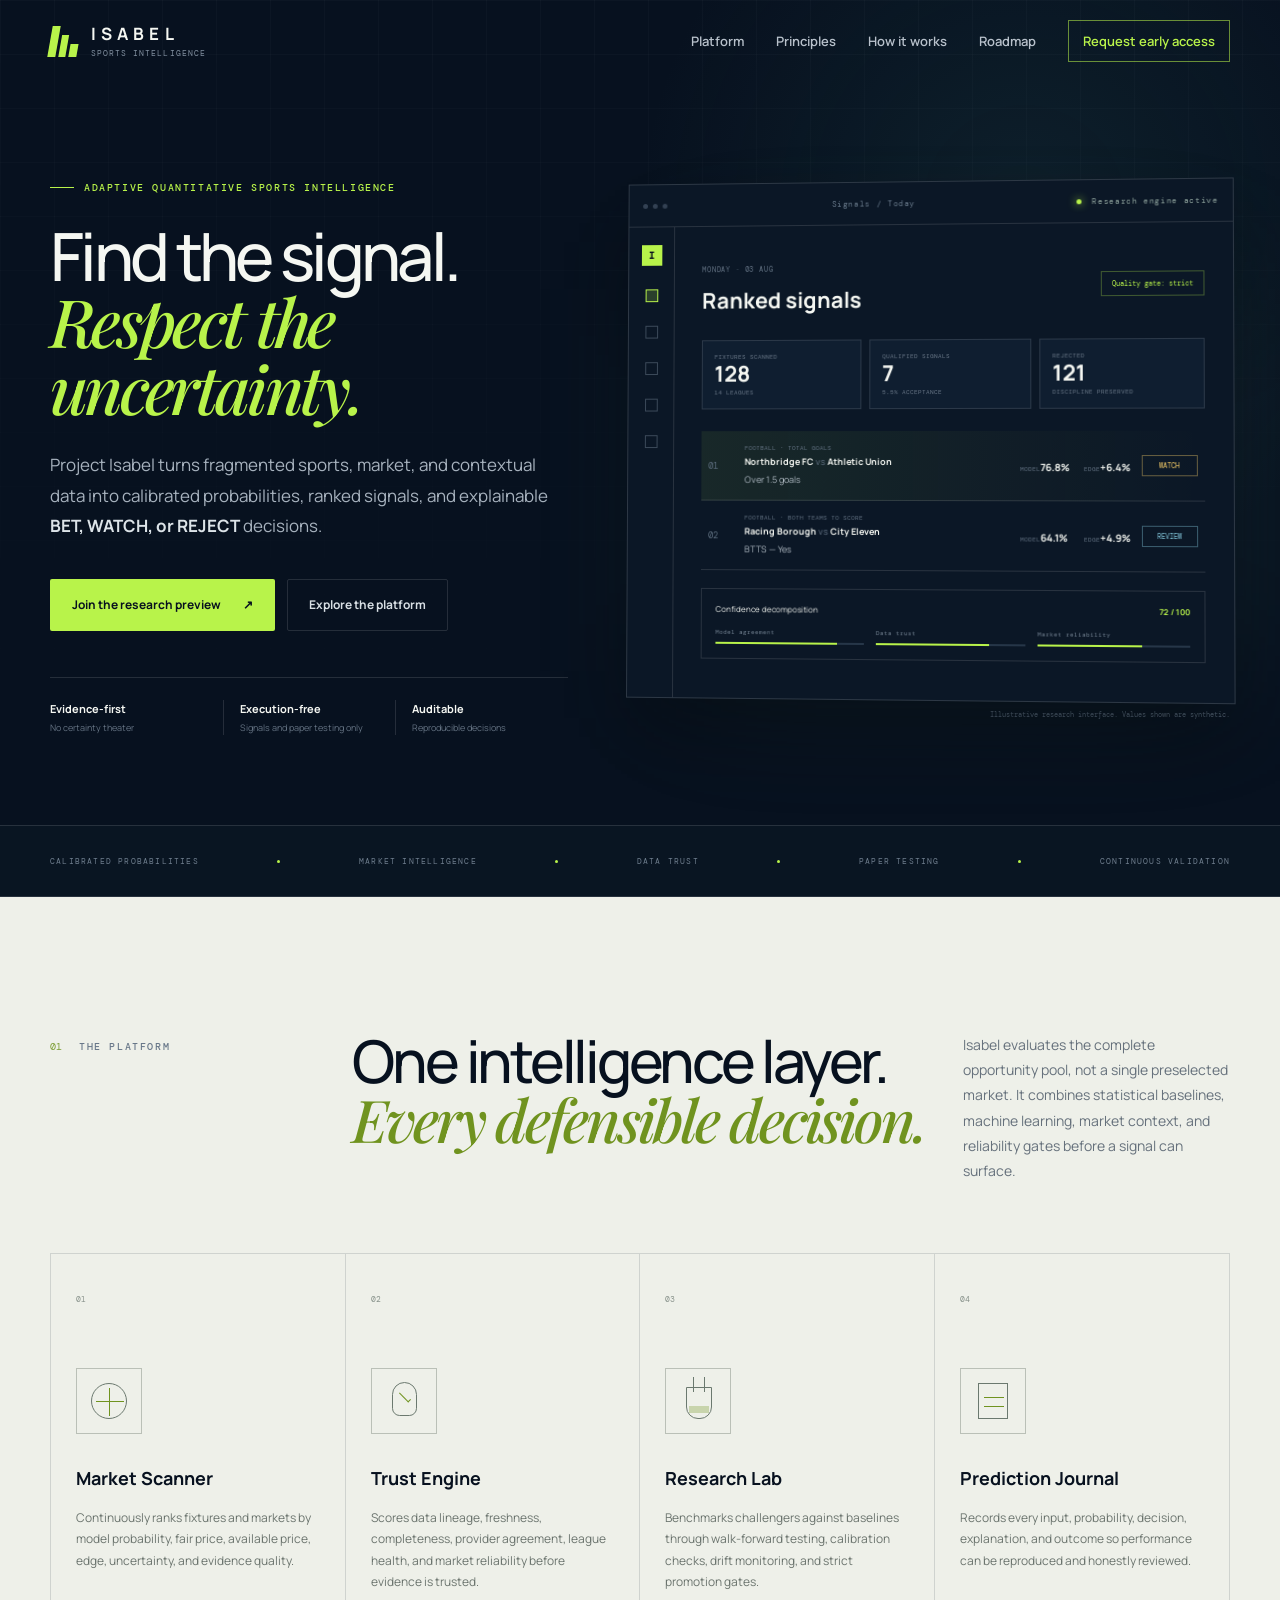
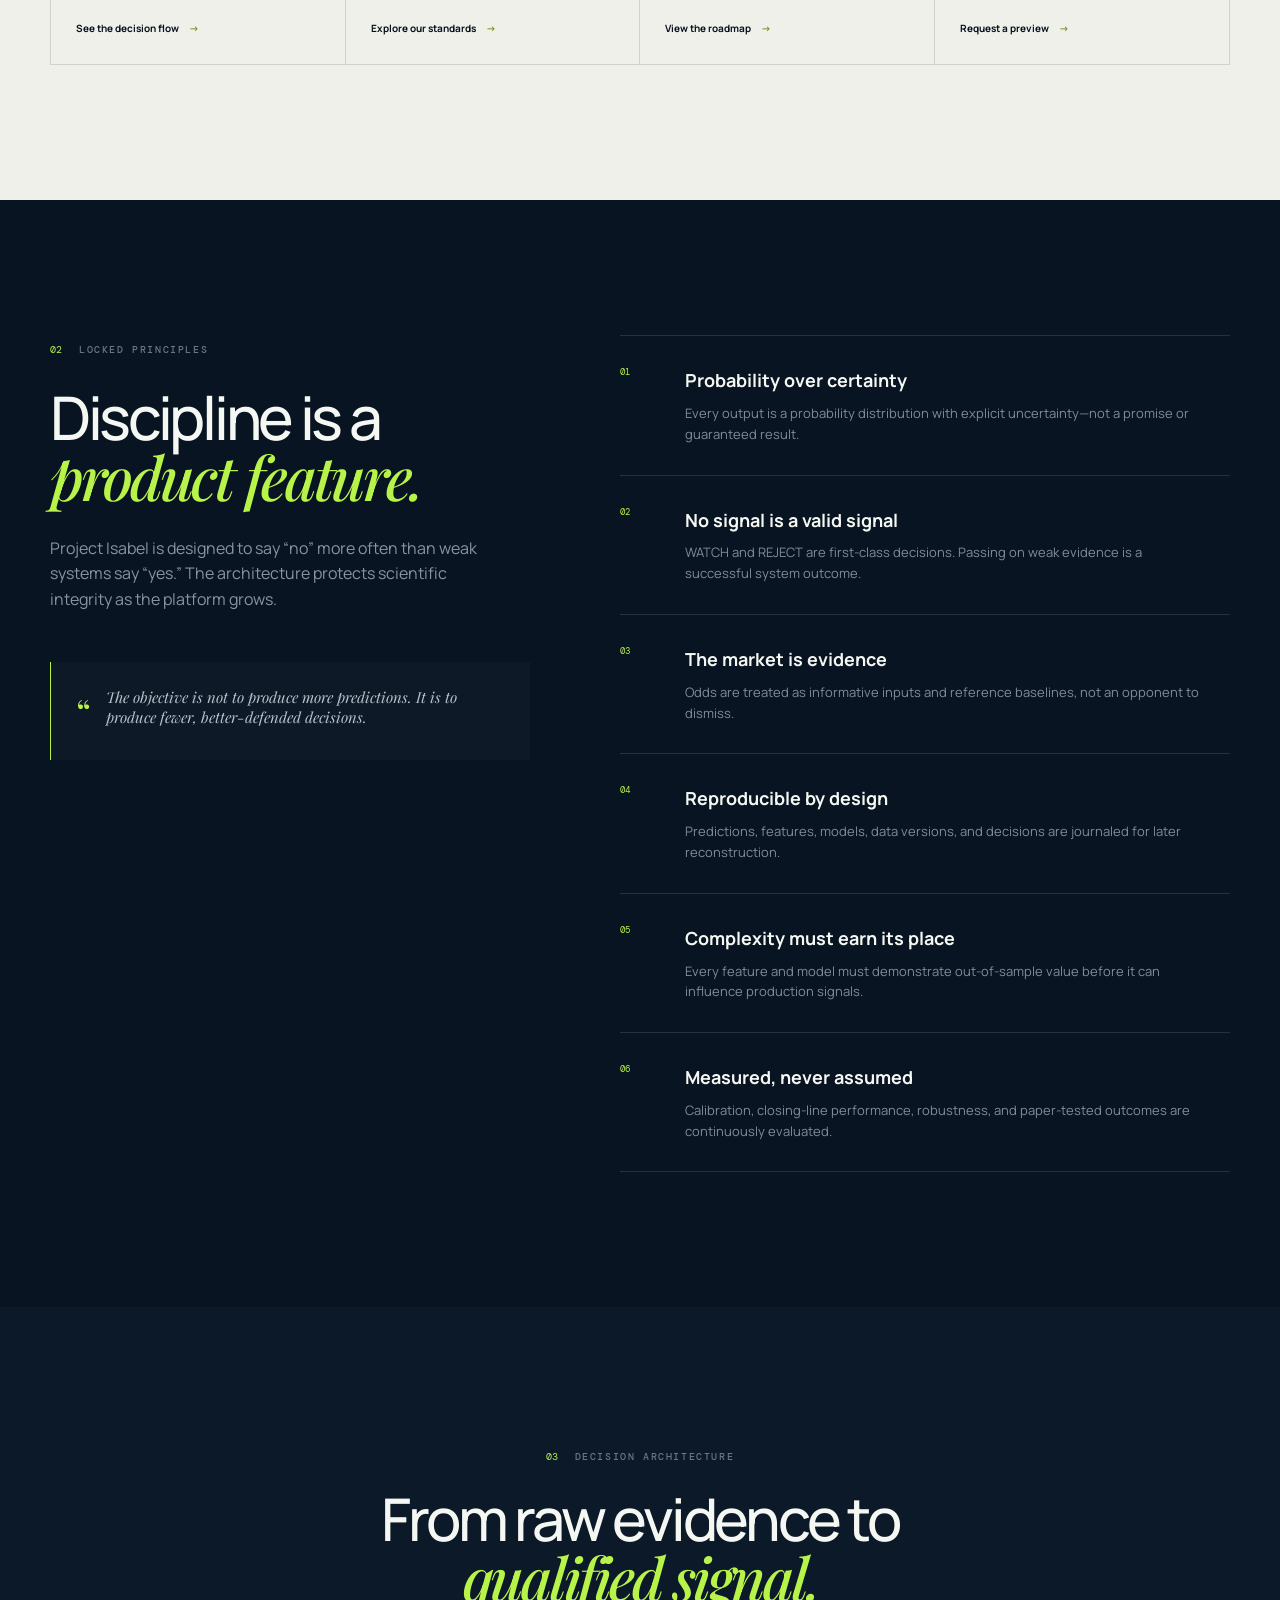
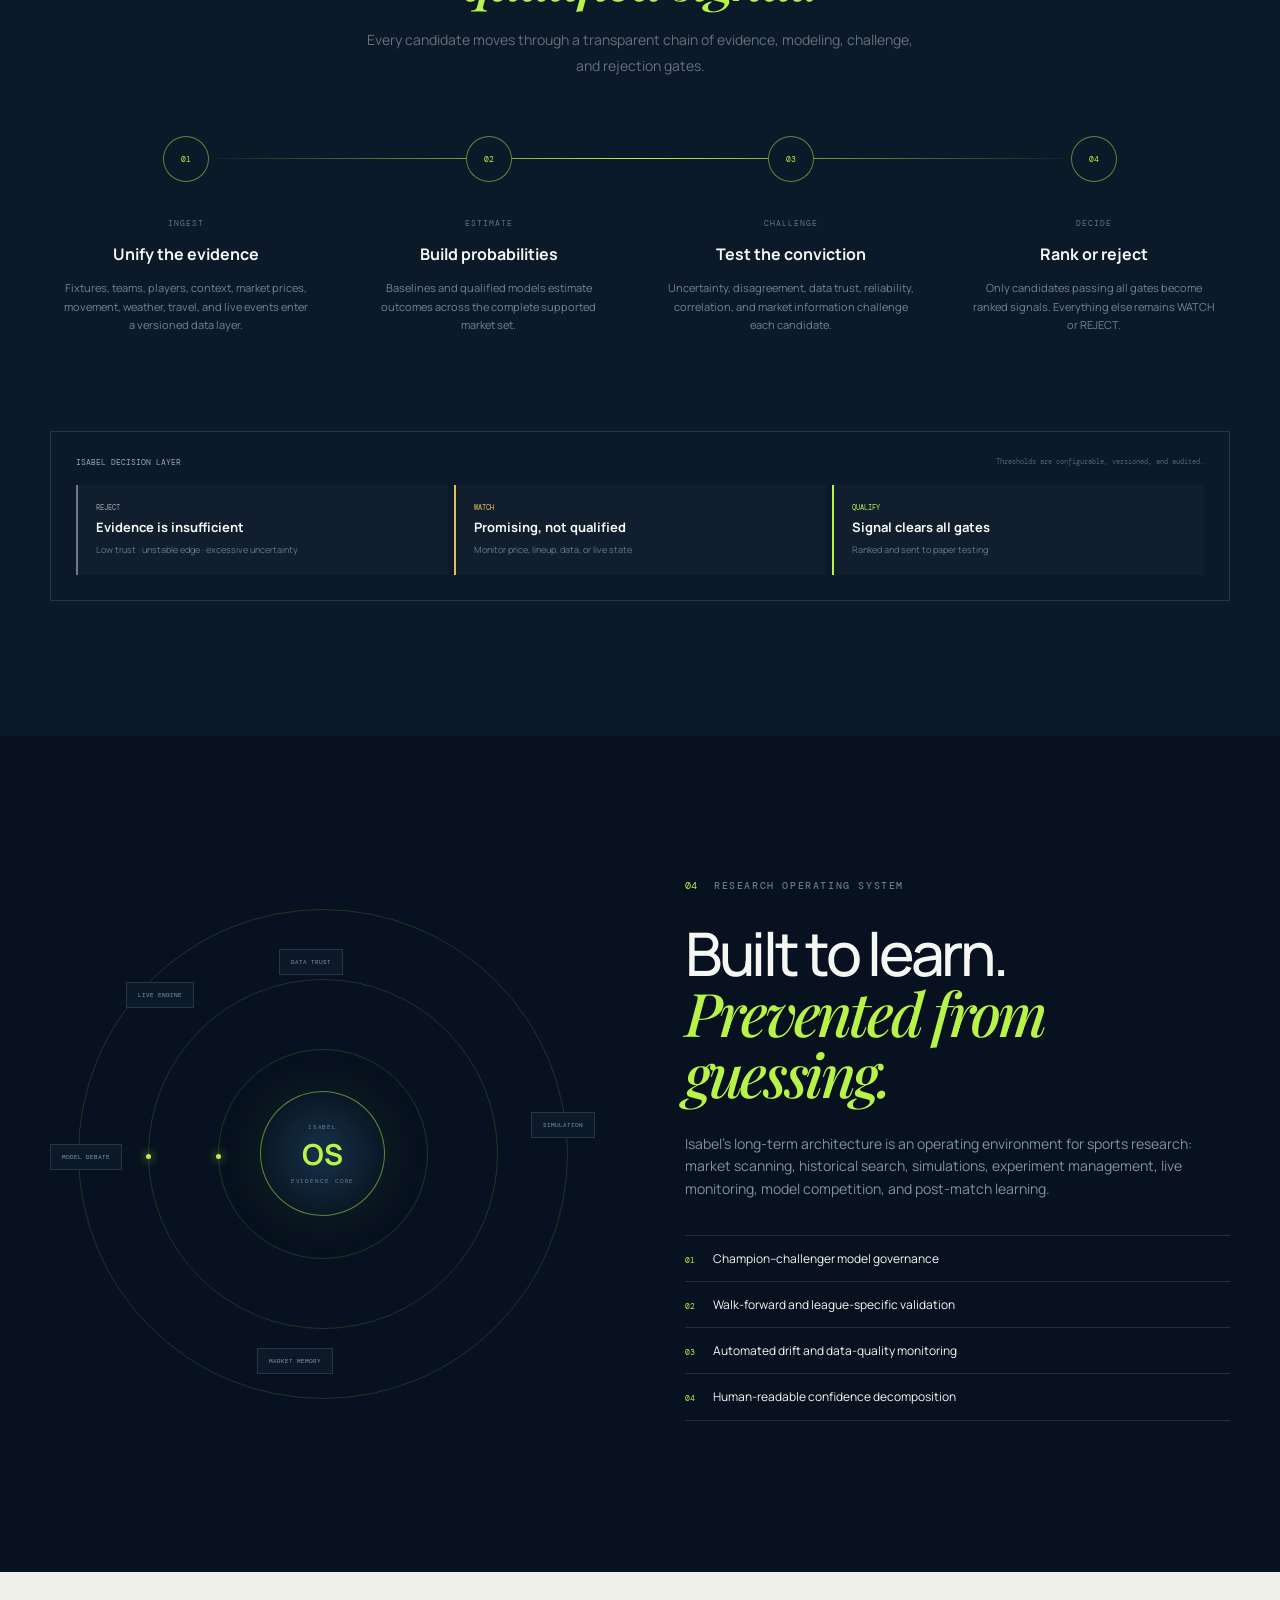
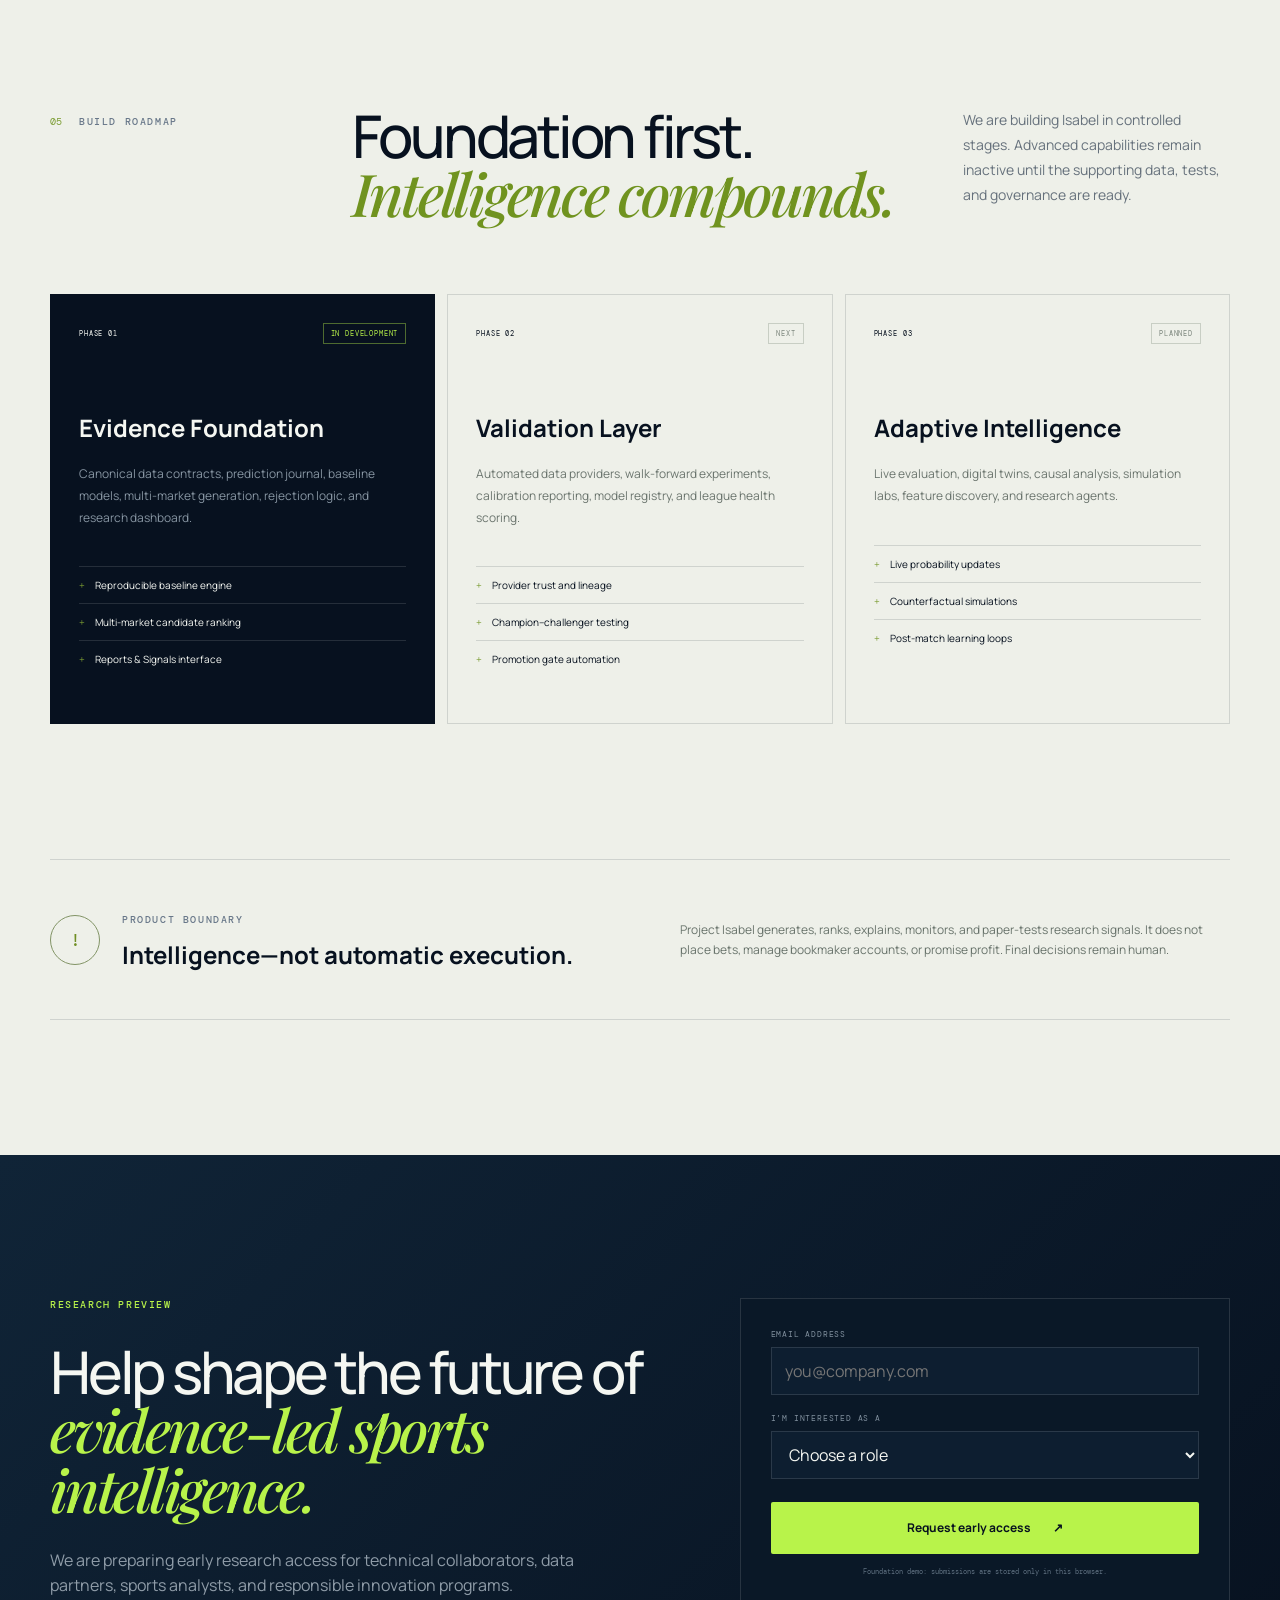
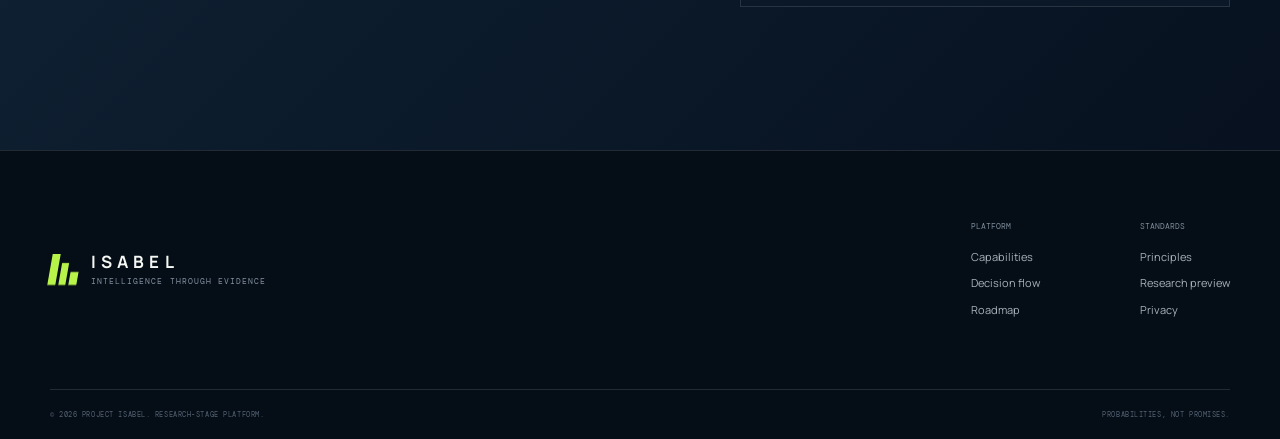
<file: index.html>
<!doctype html>
<html lang="en">
<head>
  <meta charset="utf-8">
  <meta name="viewport" content="width=device-width, initial-scale=1">
  <meta name="description" content="Project Isabel is an evidence-first sports intelligence platform for calibrated probabilities, market evaluation, uncertainty, and paper-tested signals.">
  <meta name="theme-color" content="#07111f">
  <meta property="og:title" content="Project Isabel — Intelligence Through Evidence">
  <meta property="og:description" content="Adaptive quantitative sports intelligence built for defensible probabilities, transparent uncertainty, and disciplined decisions.">
  <meta property="og:type" content="website">
  <title>Project Isabel — Intelligence Through Evidence</title>
  <link rel="icon" href="assets/favicon.svg" type="image/svg+xml">
  <link rel="stylesheet" href="styles.css">
  <script defer src="app.js"></script>
</head>
<body>
  <a class="skip-link" href="#main">Skip to content</a>
  <header class="site-header" data-header>
    <div class="shell nav-wrap">
      <a class="brand" href="#top" aria-label="Project Isabel home">
        <span class="brand-mark" aria-hidden="true"><i></i><i></i><i></i></span>
        <span><strong>ISABEL</strong><small>Sports Intelligence</small></span>
      </a>
      <button class="menu-toggle" type="button" aria-expanded="false" aria-controls="site-nav" data-menu-button>
        <span></span><span></span><span></span><span class="sr-only">Open menu</span>
      </button>
      <nav id="site-nav" class="site-nav" data-menu>
        <a href="#platform">Platform</a>
        <a href="#principles">Principles</a>
        <a href="#workflow">How it works</a>
        <a href="#roadmap">Roadmap</a>
        <a class="nav-cta" href="#contact">Request early access</a>
      </nav>
    </div>
  </header>

  <main id="main">
    <section class="hero" id="top">
      <div class="hero-grid-bg" aria-hidden="true"></div>
      <div class="shell hero-layout">
        <div class="hero-copy reveal">
          <div class="eyebrow"><span></span> Adaptive quantitative sports intelligence</div>
          <h1>Find the signal.<br><em>Respect the uncertainty.</em></h1>
          <p class="hero-lede">Project Isabel turns fragmented sports, market, and contextual data into calibrated probabilities, ranked signals, and explainable <strong>BET, WATCH, or REJECT</strong> decisions.</p>
          <div class="hero-actions">
            <a class="button button-primary" href="#contact">Join the research preview <span>↗</span></a>
            <a class="button button-ghost" href="#platform">Explore the platform</a>
          </div>
          <div class="hero-proof" aria-label="Platform commitments">
            <div><strong>Evidence-first</strong><span>No certainty theater</span></div>
            <div><strong>Execution-free</strong><span>Signals and paper testing only</span></div>
            <div><strong>Auditable</strong><span>Reproducible decisions</span></div>
          </div>
        </div>

        <div class="hero-product reveal" data-delay="1">
          <div class="product-glow" aria-hidden="true"></div>
          <div class="dashboard-frame">
            <div class="dashboard-topbar">
              <div class="window-dots"><i></i><i></i><i></i></div>
              <span>Signals / Today</span>
              <div class="system-live"><i></i> Research engine active</div>
            </div>
            <div class="dashboard-body">
              <aside class="dash-sidebar" aria-hidden="true">
                <div class="mini-logo">I</div>
                <i class="active"></i><i></i><i></i><i></i><i></i>
              </aside>
              <div class="dash-content">
                <div class="dash-heading">
                  <div><small>MONDAY · 03 AUG</small><h2>Ranked signals</h2></div>
                  <div class="quality-pill">Quality gate: strict</div>
                </div>
                <div class="metric-row">
                  <div><span>Fixtures scanned</span><strong>128</strong><small>14 leagues</small></div>
                  <div><span>Qualified signals</span><strong>7</strong><small>5.5% acceptance</small></div>
                  <div><span>Rejected</span><strong>121</strong><small>Discipline preserved</small></div>
                </div>
                <div class="signal-card featured">
                  <div class="signal-rank">01</div>
                  <div class="signal-main"><small>FOOTBALL · TOTAL GOALS</small><strong>Northbridge FC <b>vs</b> Athletic Union</strong><span>Over 1.5 goals</span></div>
                  <div class="signal-stat"><small>MODEL</small><strong>76.8%</strong></div>
                  <div class="signal-stat"><small>EDGE</small><strong>+6.4%</strong></div>
                  <div class="decision decision-watch">WATCH</div>
                </div>
                <div class="signal-card">
                  <div class="signal-rank">02</div>
                  <div class="signal-main"><small>FOOTBALL · BOTH TEAMS TO SCORE</small><strong>Racing Borough <b>vs</b> City Eleven</strong><span>BTTS — Yes</span></div>
                  <div class="signal-stat"><small>MODEL</small><strong>64.1%</strong></div>
                  <div class="signal-stat"><small>EDGE</small><strong>+4.9%</strong></div>
                  <div class="decision decision-review">REVIEW</div>
                </div>
                <div class="confidence-panel">
                  <div class="confidence-title"><span>Confidence decomposition</span><strong>72 / 100</strong></div>
                  <div class="bars"><label>Model agreement<i><b style="width:82%"></b></i></label><label>Data trust<i><b style="width:76%"></b></i></label><label>Market reliability<i><b style="width:69%"></b></i></label></div>
                </div>
              </div>
            </div>
          </div>
          <p class="mock-note">Illustrative research interface. Values shown are synthetic.</p>
        </div>
      </div>
    </section>

    <section class="trust-strip" aria-label="Core capabilities">
      <div class="shell trust-grid">
        <span>CALIBRATED PROBABILITIES</span><i></i><span>MARKET INTELLIGENCE</span><i></i><span>DATA TRUST</span><i></i><span>PAPER TESTING</span><i></i><span>CONTINUOUS VALIDATION</span>
      </div>
    </section>

    <section class="section platform" id="platform">
      <div class="shell">
        <div class="section-heading reveal">
          <div><span class="section-number">01</span><span class="eyebrow muted">The platform</span></div>
          <h2>One intelligence layer.<br><em>Every defensible decision.</em></h2>
          <p>Isabel evaluates the complete opportunity pool, not a single preselected market. It combines statistical baselines, machine learning, market context, and reliability gates before a signal can surface.</p>
        </div>
        <div class="capability-grid">
          <article class="capability-card reveal"><span class="card-index">01</span><div class="icon-box icon-scan" aria-hidden="true"><i></i><i></i><i></i></div><h3>Market Scanner</h3><p>Continuously ranks fixtures and markets by model probability, fair price, available price, edge, uncertainty, and evidence quality.</p><a href="#workflow">See the decision flow <span>→</span></a></article>
          <article class="capability-card reveal" data-delay="1"><span class="card-index">02</span><div class="icon-box icon-trust" aria-hidden="true"><i></i><i></i><i></i></div><h3>Trust Engine</h3><p>Scores data lineage, freshness, completeness, provider agreement, league health, and market reliability before evidence is trusted.</p><a href="#principles">Explore our standards <span>→</span></a></article>
          <article class="capability-card reveal" data-delay="2"><span class="card-index">03</span><div class="icon-box icon-lab" aria-hidden="true"><i></i><i></i><i></i></div><h3>Research Lab</h3><p>Benchmarks challengers against baselines through walk-forward testing, calibration checks, drift monitoring, and strict promotion gates.</p><a href="#roadmap">View the roadmap <span>→</span></a></article>
          <article class="capability-card reveal" data-delay="3"><span class="card-index">04</span><div class="icon-box icon-journal" aria-hidden="true"><i></i><i></i><i></i></div><h3>Prediction Journal</h3><p>Records every input, probability, decision, explanation, and outcome so performance can be reproduced and honestly reviewed.</p><a href="#contact">Request a preview <span>→</span></a></article>
        </div>
      </div>
    </section>

    <section class="section principles" id="principles">
      <div class="shell principles-layout">
        <div class="principles-sticky reveal">
          <span class="section-number">02</span><span class="eyebrow muted">Locked principles</span>
          <h2>Discipline is a<br><em>product feature.</em></h2>
          <p>Project Isabel is designed to say “no” more often than weak systems say “yes.” The architecture protects scientific integrity as the platform grows.</p>
          <div class="principle-quote"><span>“</span><p>The objective is not to produce more predictions. It is to produce fewer, better-defended decisions.</p></div>
        </div>
        <div class="principle-list">
          <article class="reveal"><span>01</span><div><h3>Probability over certainty</h3><p>Every output is a probability distribution with explicit uncertainty—not a promise or guaranteed result.</p></div></article>
          <article class="reveal"><span>02</span><div><h3>No signal is a valid signal</h3><p>WATCH and REJECT are first-class decisions. Passing on weak evidence is a successful system outcome.</p></div></article>
          <article class="reveal"><span>03</span><div><h3>The market is evidence</h3><p>Odds are treated as informative inputs and reference baselines, not an opponent to dismiss.</p></div></article>
          <article class="reveal"><span>04</span><div><h3>Reproducible by design</h3><p>Predictions, features, models, data versions, and decisions are journaled for later reconstruction.</p></div></article>
          <article class="reveal"><span>05</span><div><h3>Complexity must earn its place</h3><p>Every feature and model must demonstrate out-of-sample value before it can influence production signals.</p></div></article>
          <article class="reveal"><span>06</span><div><h3>Measured, never assumed</h3><p>Calibration, closing-line performance, robustness, and paper-tested outcomes are continuously evaluated.</p></div></article>
        </div>
      </div>
    </section>

    <section class="section workflow" id="workflow">
      <div class="shell">
        <div class="section-heading centered reveal"><div><span class="section-number">03</span><span class="eyebrow muted">Decision architecture</span></div><h2>From raw evidence to<br><em>qualified signal.</em></h2><p>Every candidate moves through a transparent chain of evidence, modeling, challenge, and rejection gates.</p></div>
        <div class="workflow-line" aria-hidden="true"></div>
        <div class="workflow-grid">
          <article class="reveal"><div class="step-dot">01</div><span>INGEST</span><h3>Unify the evidence</h3><p>Fixtures, teams, players, context, market prices, movement, weather, travel, and live events enter a versioned data layer.</p></article>
          <article class="reveal" data-delay="1"><div class="step-dot">02</div><span>ESTIMATE</span><h3>Build probabilities</h3><p>Baselines and qualified models estimate outcomes across the complete supported market set.</p></article>
          <article class="reveal" data-delay="2"><div class="step-dot">03</div><span>CHALLENGE</span><h3>Test the conviction</h3><p>Uncertainty, disagreement, data trust, reliability, correlation, and market information challenge each candidate.</p></article>
          <article class="reveal" data-delay="3"><div class="step-dot">04</div><span>DECIDE</span><h3>Rank or reject</h3><p>Only candidates passing all gates become ranked signals. Everything else remains WATCH or REJECT.</p></article>
        </div>
        <div class="decision-spectrum reveal">
          <div class="spectrum-label"><span>ISABEL DECISION LAYER</span><small>Thresholds are configurable, versioned, and audited.</small></div>
          <div class="spectrum-cards">
            <div class="spectrum-card reject"><span>REJECT</span><strong>Evidence is insufficient</strong><small>Low trust · unstable edge · excessive uncertainty</small></div>
            <div class="spectrum-card watch"><span>WATCH</span><strong>Promising, not qualified</strong><small>Monitor price, lineup, data, or live state</small></div>
            <div class="spectrum-card qualify"><span>QUALIFY</span><strong>Signal clears all gates</strong><small>Ranked and sent to paper testing</small></div>
          </div>
        </div>
      </div>
    </section>

    <section class="section research">
      <div class="shell research-layout">
        <div class="research-visual reveal">
          <div class="orbit orbit-one"></div><div class="orbit orbit-two"></div><div class="orbit orbit-three"></div>
          <div class="core"><span>ISABEL</span><strong>OS</strong><small>EVIDENCE CORE</small></div>
          <span class="node node-one">DATA TRUST</span><span class="node node-two">SIMULATION</span><span class="node node-three">MARKET MEMORY</span><span class="node node-four">MODEL DEBATE</span><span class="node node-five">LIVE ENGINE</span>
        </div>
        <div class="research-copy reveal" data-delay="1">
          <span class="section-number">04</span><span class="eyebrow muted">Research operating system</span>
          <h2>Built to learn.<br><em>Prevented from guessing.</em></h2>
          <p>Isabel’s long-term architecture is an operating environment for sports research: market scanning, historical search, simulations, experiment management, live monitoring, model competition, and post-match learning.</p>
          <ul><li><span>01</span>Champion–challenger model governance</li><li><span>02</span>Walk-forward and league-specific validation</li><li><span>03</span>Automated drift and data-quality monitoring</li><li><span>04</span>Human-readable confidence decomposition</li></ul>
        </div>
      </div>
    </section>

    <section class="section roadmap" id="roadmap">
      <div class="shell">
        <div class="section-heading reveal"><div><span class="section-number">05</span><span class="eyebrow muted">Build roadmap</span></div><h2>Foundation first.<br><em>Intelligence compounds.</em></h2><p>We are building Isabel in controlled stages. Advanced capabilities remain inactive until the supporting data, tests, and governance are ready.</p></div>
        <div class="roadmap-grid">
          <article class="active reveal"><div class="phase-top"><span>PHASE 01</span><b>IN DEVELOPMENT</b></div><h3>Evidence Foundation</h3><p>Canonical data contracts, prediction journal, baseline models, multi-market generation, rejection logic, and research dashboard.</p><ul><li>Reproducible baseline engine</li><li>Multi-market candidate ranking</li><li>Reports & Signals interface</li></ul></article>
          <article class="reveal" data-delay="1"><div class="phase-top"><span>PHASE 02</span><b>NEXT</b></div><h3>Validation Layer</h3><p>Automated data providers, walk-forward experiments, calibration reporting, model registry, and league health scoring.</p><ul><li>Provider trust and lineage</li><li>Champion–challenger testing</li><li>Promotion gate automation</li></ul></article>
          <article class="reveal" data-delay="2"><div class="phase-top"><span>PHASE 03</span><b>PLANNED</b></div><h3>Adaptive Intelligence</h3><p>Live evaluation, digital twins, causal analysis, simulation labs, feature discovery, and research agents.</p><ul><li>Live probability updates</li><li>Counterfactual simulations</li><li>Post-match learning loops</li></ul></article>
        </div>
      </div>
    </section>

    <section class="section safety">
      <div class="shell safety-panel reveal">
        <div><span class="safety-mark">!</span><div><span class="eyebrow muted">Product boundary</span><h2>Intelligence—not automatic execution.</h2></div></div>
        <p>Project Isabel generates, ranks, explains, monitors, and paper-tests research signals. It does not place bets, manage bookmaker accounts, or promise profit. Final decisions remain human.</p>
      </div>
    </section>

    <section class="section contact" id="contact">
      <div class="shell contact-panel reveal">
        <div class="contact-copy"><span class="eyebrow">Research preview</span><h2>Help shape the future of<br><em>evidence-led sports intelligence.</em></h2><p>We are preparing early research access for technical collaborators, data partners, sports analysts, and responsible innovation programs.</p></div>
        <form class="contact-form" data-form novalidate>
          <label><span>Email address</span><input type="email" name="email" placeholder="you@company.com" autocomplete="email" required></label>
          <label><span>I’m interested as a</span><select name="role" required><option value="">Choose a role</option><option>Research collaborator</option><option>Data or technology partner</option><option>Accelerator or cloud program</option><option>Early product tester</option><option>Other</option></select></label>
          <button class="button button-primary" type="submit">Request early access <span>↗</span></button>
          <p class="form-status" role="status" data-form-status>Foundation demo: submissions are stored only in this browser.</p>
        </form>
      </div>
    </section>
  </main>

  <footer class="site-footer">
    <div class="shell footer-top">
      <a class="brand footer-brand" href="#top"><span class="brand-mark"><i></i><i></i><i></i></span><span><strong>ISABEL</strong><small>Intelligence Through Evidence</small></span></a>
      <div class="footer-links"><div><strong>Platform</strong><a href="#platform">Capabilities</a><a href="#workflow">Decision flow</a><a href="#roadmap">Roadmap</a></div><div><strong>Standards</strong><a href="#principles">Principles</a><a href="#contact">Research preview</a><a href="docs/PRIVACY.md">Privacy</a></div></div>
    </div>
    <div class="shell footer-bottom"><span>© 2026 Project Isabel. Research-stage platform.</span><span>Probabilities, not promises.</span></div>
  </footer>
</body>
</html>
</file>
<file: styles.css>
@import url('https://fonts.googleapis.com/css2?family=DM+Mono:wght@400;500&family=Manrope:wght@400;500;600;700&family=Playfair+Display:ital,wght@1,500&display=swap');
:root{--ink:#07111f;--ink-2:#0c1a2b;--panel:#102238;--lime:#b8f34a;--lime-2:#d6ff8b;--white:#f5f7f2;--paper:#eef0e9;--muted:#8290a0;--line:rgba(255,255,255,.12);--dark-line:rgba(7,17,31,.13);--mono:'DM Mono',monospace;--sans:'Manrope',sans-serif;--serif:'Playfair Display',serif;--radius:2px}
*{box-sizing:border-box}html{scroll-behavior:smooth}body{margin:0;background:var(--ink);color:var(--white);font-family:var(--sans);font-size:16px;line-height:1.6}a{color:inherit;text-decoration:none}button,input,select{font:inherit}.shell{width:min(1180px,calc(100% - 48px));margin:0 auto}.sr-only{position:absolute;width:1px;height:1px;padding:0;margin:-1px;overflow:hidden;clip:rect(0,0,0,0);white-space:nowrap;border:0}.skip-link{position:fixed;left:16px;top:-80px;z-index:999;padding:10px 16px;background:var(--lime);color:var(--ink);transition:.2s}.skip-link:focus{top:16px}.site-header{position:fixed;inset:0 0 auto;z-index:50;border-bottom:1px solid transparent;transition:.25s}.site-header.scrolled{background:rgba(7,17,31,.9);backdrop-filter:blur(16px);border-color:var(--line)}.nav-wrap{height:82px;display:flex;align-items:center;justify-content:space-between}.brand{display:flex;align-items:center;gap:12px}.brand-mark{width:29px;height:31px;display:grid;grid-template-columns:repeat(3,1fr);gap:3px;transform:skew(-10deg)}.brand-mark i{display:block;background:var(--lime)}.brand-mark i:nth-child(2){height:72%;align-self:end}.brand-mark i:nth-child(3){height:42%;align-self:end}.brand>span:last-child{display:flex;flex-direction:column;line-height:1}.brand strong{font-size:17px;letter-spacing:.3em}.brand small{margin-top:6px;color:var(--muted);font:8px var(--mono);letter-spacing:.13em;text-transform:uppercase}.site-nav{display:flex;align-items:center;gap:32px}.site-nav>a{font-size:13px;font-weight:600;color:#b8c1cb;transition:.2s}.site-nav>a:hover{color:var(--white)}.site-nav .nav-cta{border:1px solid rgba(184,243,74,.55);color:var(--lime);padding:10px 14px}.menu-toggle{display:none;background:none;border:0;padding:8px}.menu-toggle>span:not(.sr-only){display:block;width:24px;height:2px;background:var(--white);margin:5px}.hero{position:relative;min-height:820px;padding:170px 0 90px;overflow:hidden;background:radial-gradient(circle at 80% 25%,rgba(39,89,90,.2),transparent 32%),var(--ink)}.hero-grid-bg{position:absolute;inset:0;background-image:linear-gradient(rgba(255,255,255,.025) 1px,transparent 1px),linear-gradient(90deg,rgba(255,255,255,.025) 1px,transparent 1px);background-size:54px 54px;mask-image:linear-gradient(to bottom,black,transparent 90%)}.hero-layout{position:relative;display:grid;grid-template-columns:.92fr 1.08fr;align-items:center;gap:55px}.eyebrow{display:inline-flex;align-items:center;gap:10px;color:var(--lime);font:500 10px var(--mono);letter-spacing:.16em;text-transform:uppercase}.eyebrow>span{width:24px;height:1px;background:currentColor}.eyebrow.muted{color:#687789}.hero h1,.section-heading h2,.principles h2,.research h2,.contact h2{font-size:clamp(48px,5.2vw,76px);line-height:.98;letter-spacing:-.055em;margin:27px 0 28px;font-weight:500}.hero h1 em,.section h2 em{font-family:var(--serif);font-weight:500;color:var(--lime)}.hero-lede{max-width:590px;color:#a7b2be;font-size:17px;line-height:1.8}.hero-lede strong{color:#dce3e8}.hero-actions{display:flex;gap:12px;margin:37px 0 46px}.button{display:inline-flex;align-items:center;justify-content:center;gap:22px;min-height:52px;padding:0 21px;border:1px solid transparent;border-radius:var(--radius);font-size:12px;font-weight:700;cursor:pointer;transition:.2s}.button-primary{background:var(--lime);color:var(--ink)}.button-primary:hover{background:var(--lime-2);transform:translateY(-2px)}.button-ghost{border-color:var(--line);color:#d8dfe4}.button-ghost:hover{border-color:#6e7e8d;background:rgba(255,255,255,.03)}.hero-proof{display:grid;grid-template-columns:repeat(3,1fr);border-top:1px solid var(--line);padding-top:22px}.hero-proof div{display:flex;flex-direction:column;border-left:1px solid var(--line);padding-left:16px}.hero-proof div:first-child{border-left:0;padding-left:0}.hero-proof strong{font-size:11px}.hero-proof span{font-size:9px;color:#647282;margin-top:3px}.hero-product{position:relative;perspective:1200px}.product-glow{position:absolute;width:90%;height:70%;left:10%;top:20%;background:rgba(75,158,153,.16);filter:blur(70px)}.dashboard-frame{position:relative;background:#0b1726;border:1px solid rgba(255,255,255,.14);box-shadow:0 35px 80px rgba(0,0,0,.38);transform:rotateY(-3deg) rotateX(1deg);overflow:hidden}.dashboard-topbar{height:43px;display:grid;grid-template-columns:1fr 1fr 1fr;align-items:center;border-bottom:1px solid var(--line);padding:0 14px;color:#68798a;font:8px var(--mono);letter-spacing:.08em}.window-dots{display:flex;gap:5px}.window-dots i{width:5px;height:5px;border-radius:50%;background:#334153}.system-live{justify-self:end;color:#8ea29c}.system-live i{display:inline-block;width:5px;height:5px;border-radius:50%;background:var(--lime);box-shadow:0 0 8px var(--lime);margin-right:5px}.dashboard-body{display:grid;grid-template-columns:47px 1fr;min-height:475px}.dash-sidebar{border-right:1px solid var(--line);display:flex;flex-direction:column;align-items:center;gap:24px;padding-top:18px}.mini-logo{width:21px;height:21px;background:var(--lime);color:var(--ink);display:grid;place-items:center;font:700 10px var(--mono)}.dash-sidebar>i{width:13px;height:13px;border:1px solid #3c4a5a}.dash-sidebar>i.active{border-color:var(--lime);background:rgba(184,243,74,.18)}.dash-content{padding:28px}.dash-heading{display:flex;justify-content:space-between;align-items:center}.dash-heading small{font:7px var(--mono);color:#657485;letter-spacing:.12em}.dash-heading h2{font-size:22px;margin:4px 0 0}.quality-pill{font:7px var(--mono);color:var(--lime);border:1px solid rgba(184,243,74,.3);padding:7px 10px}.metric-row{display:grid;grid-template-columns:repeat(3,1fr);gap:8px;margin:22px 0}.metric-row>div{background:#0f1e30;border:1px solid var(--line);padding:12px}.metric-row span,.metric-row small{display:block;font:6px var(--mono);color:#6c7a8a;text-transform:uppercase}.metric-row strong{font-size:22px;line-height:1.2}.signal-card{display:grid;grid-template-columns:28px 1fr 54px 48px 55px;gap:9px;align-items:center;border-bottom:1px solid var(--line);padding:13px 7px}.signal-card.featured{background:linear-gradient(90deg,rgba(184,243,74,.08),transparent)}.signal-rank{font:9px var(--mono);color:#5c6d7e}.signal-main{display:flex;flex-direction:column}.signal-main small,.signal-stat small{font:6px var(--mono);color:#657485}.signal-main strong{font-size:9px;margin:3px 0}.signal-main b{color:#637385;font-weight:400}.signal-main span{font-size:9px;color:#aeb8c1}.signal-stat strong{font-size:10px}.decision{font:7px var(--mono);padding:5px 4px;text-align:center;border:1px solid}.decision-watch{color:#efc766;border-color:rgba(239,199,102,.4)}.decision-review{color:#83c7db;border-color:rgba(131,199,219,.4)}.confidence-panel{margin-top:18px;border:1px solid var(--line);padding:14px}.confidence-title{display:flex;justify-content:space-between;font-size:8px}.confidence-title strong{color:var(--lime)}.bars{display:grid;grid-template-columns:repeat(3,1fr);gap:12px;margin-top:12px}.bars label{font:6px var(--mono);color:#758494}.bars i{display:block;height:2px;background:#263648;margin-top:6px}.bars b{display:block;height:100%;background:var(--lime)}.mock-note{font:7px var(--mono);color:#526173;text-align:right;margin-top:10px}.trust-strip{border-top:1px solid var(--line);border-bottom:1px solid var(--line);background:#091522}.trust-grid{min-height:70px;display:flex;align-items:center;justify-content:space-between;color:#6f7e8e;font:8px var(--mono);letter-spacing:.15em}.trust-grid i{width:3px;height:3px;background:var(--lime);border-radius:50%}.section{padding:135px 0}.platform,.roadmap{background:var(--paper);color:var(--ink)}.section-heading{display:grid;grid-template-columns:1fr 2.15fr 1fr;gap:35px;align-items:start;margin-bottom:70px}.section-number{font:10px var(--mono);color:var(--lime);margin-right:17px}.platform .section-number,.roadmap .section-number{color:#7b9c32}.section-heading h2{font-size:clamp(40px,4.6vw,62px);margin:0}.platform h2 em,.roadmap h2 em{color:#70931f}.section-heading>p{font-size:14px;color:#66717c;margin:0;line-height:1.8}.capability-grid{display:grid;grid-template-columns:repeat(4,1fr);border:1px solid var(--dark-line)}.capability-card{position:relative;min-height:410px;padding:30px 25px;border-right:1px solid var(--dark-line);transition:.25s}.capability-card:last-child{border-right:0}.capability-card:hover{background:#e5e8df;transform:translateY(-4px)}.card-index{font:8px var(--mono);color:#87918a}.icon-box{width:66px;height:66px;margin:58px 0 30px;border:1px solid #bac0b7;position:relative}.icon-box i{position:absolute;display:block}.icon-scan i:nth-child(1){inset:14px;border:1px solid #6b796f;border-radius:50%}.icon-scan i:nth-child(2){width:28px;height:1px;background:#70931f;left:19px;top:32px}.icon-scan i:nth-child(3){width:1px;height:28px;background:#70931f;top:19px;left:32px}.icon-trust i:nth-child(1){left:20px;top:13px;width:25px;height:34px;border:1px solid #6b796f;border-radius:13px 13px 8px 8px}.icon-trust i:nth-child(2){left:31px;top:21px;width:4px;height:13px;border-left:1px solid #70931f;border-bottom:1px solid #70931f;transform:rotate(-45deg)}.icon-lab i:nth-child(1){width:26px;height:32px;border:1px solid #6b796f;left:20px;top:18px;border-radius:0 0 12px 12px}.icon-lab i:nth-child(2){width:12px;height:15px;border-left:1px solid #6b796f;border-right:1px solid #6b796f;left:27px;top:8px}.icon-lab i:nth-child(3){width:20px;height:7px;background:rgba(112,147,31,.3);left:23px;top:37px}.icon-journal i:nth-child(1){inset:14px 17px;border:1px solid #6b796f}.icon-journal i:nth-child(2),.icon-journal i:nth-child(3){height:1px;width:20px;background:#70931f;left:23px}.icon-journal i:nth-child(2){top:28px}.icon-journal i:nth-child(3){top:37px}.capability-card h3{font-size:18px;margin:0 0 14px}.capability-card p{font-size:12px;color:#6b746e;line-height:1.8}.capability-card a{position:absolute;bottom:28px;left:25px;font-size:10px;font-weight:700}.capability-card a span{color:#70931f;margin-left:8px}.principles{background:#081421}.principles-layout{display:grid;grid-template-columns:.88fr 1.12fr;gap:90px}.principles-sticky{align-self:start;position:sticky;top:120px}.principles h2{font-size:clamp(44px,4.7vw,65px)}.principles-sticky>p{color:#8794a1;max-width:460px}.principle-quote{margin-top:50px;padding:25px;border-left:1px solid var(--lime);background:rgba(255,255,255,.025);display:flex;gap:15px}.principle-quote>span{font:36px var(--serif);color:var(--lime)}.principle-quote p{margin:0;color:#b8c2cc;font:italic 15px var(--serif)}.principle-list article{display:grid;grid-template-columns:65px 1fr;border-top:1px solid var(--line);padding:30px 0}.principle-list article:last-child{border-bottom:1px solid var(--line)}.principle-list article>span{font:9px var(--mono);color:var(--lime)}.principle-list h3{margin:0 0 8px;font-size:18px}.principle-list p{margin:0;color:#7f8d9b;font-size:13px;max-width:520px}.workflow{background:#0b1929}.section-heading.centered{display:block;text-align:center;max-width:750px;margin:0 auto 80px}.section-heading.centered>div{margin-bottom:22px}.section-heading.centered>p{max-width:570px;margin:20px auto 0}.workflow-grid{display:grid;grid-template-columns:repeat(4,1fr);gap:30px;position:relative}.workflow-line{height:1px;background:linear-gradient(90deg,transparent,var(--lime),transparent);max-width:880px;margin:0 auto -23px}.workflow-grid article{text-align:center;padding:0 12px}.step-dot{width:46px;height:46px;border:1px solid rgba(184,243,74,.5);background:#0b1929;border-radius:50%;display:grid;place-items:center;margin:0 auto 26px;font:8px var(--mono);color:var(--lime)}.workflow-grid article>span{font:8px var(--mono);letter-spacing:.13em;color:#617284}.workflow-grid h3{font-size:16px;margin:9px 0}.workflow-grid p{font-size:11px;color:#758493;line-height:1.7}.decision-spectrum{margin-top:85px;border:1px solid var(--line);padding:25px}.spectrum-label{display:flex;justify-content:space-between;margin-bottom:18px}.spectrum-label span{font:8px var(--mono);color:#98a5b0}.spectrum-label small{font:7px var(--mono);color:#526272}.spectrum-cards{display:grid;grid-template-columns:repeat(3,1fr);gap:6px}.spectrum-card{padding:18px;display:flex;flex-direction:column;border-left:2px solid;background:rgba(255,255,255,.02)}.spectrum-card>span{font:7px var(--mono)}.spectrum-card strong{font-size:13px;margin:5px 0}.spectrum-card small{font-size:9px;color:#697a89}.spectrum-card.reject{border-color:#6f7a84}.spectrum-card.reject>span{color:#9ba4ac}.spectrum-card.watch{border-color:#e5bd58}.spectrum-card.watch>span{color:#e5bd58}.spectrum-card.qualify{border-color:var(--lime)}.spectrum-card.qualify>span{color:var(--lime)}.research{background:#07111f;overflow:hidden}.research-layout{display:grid;grid-template-columns:1fr 1fr;align-items:center;gap:90px}.research-visual{height:520px;position:relative;display:grid;place-items:center}.orbit{position:absolute;border:1px solid rgba(184,243,74,.16);border-radius:50%}.orbit-one{width:210px;height:210px}.orbit-two{width:350px;height:350px}.orbit-three{width:490px;height:490px}.orbit:before{content:"";position:absolute;width:5px;height:5px;border-radius:50%;background:var(--lime);top:50%;left:-3px;box-shadow:0 0 10px var(--lime)}.core{position:relative;width:125px;height:125px;border-radius:50%;display:flex;flex-direction:column;align-items:center;justify-content:center;background:radial-gradient(circle,#173149,#0b1826 68%);border:1px solid rgba(184,243,74,.5);box-shadow:0 0 55px rgba(184,243,74,.08)}.core span,.core small{font:6px var(--mono);letter-spacing:.15em;color:#6f8291}.core strong{font-size:29px;color:var(--lime)}.node{position:absolute;background:#0b1929;border:1px solid var(--line);padding:8px 11px;font:6px var(--mono);color:#8c9ba7}.node-one{top:55px;left:42%}.node-two{right:0;top:42%}.node-three{bottom:40px;left:38%}.node-four{left:0;top:48%}.node-five{left:14%;top:17%}.research-copy h2{font-size:clamp(43px,4.7vw,62px)}.research-copy>p{color:#83919e;font-size:14px}.research-copy ul{list-style:none;padding:0;margin-top:35px}.research-copy li{border-top:1px solid var(--line);padding:13px 0;font-size:12px}.research-copy li:last-child{border-bottom:1px solid var(--line)}.research-copy li span{font:8px var(--mono);color:var(--lime);margin-right:18px}.roadmap-grid{display:grid;grid-template-columns:repeat(3,1fr);gap:12px}.roadmap-grid article{min-height:430px;border:1px solid var(--dark-line);padding:28px;position:relative}.roadmap-grid article.active{background:var(--ink);color:var(--white);border-color:var(--ink)}.phase-top{display:flex;justify-content:space-between;align-items:center}.phase-top span,.phase-top b{font:7px var(--mono);letter-spacing:.12em}.phase-top b{padding:5px 7px;border:1px solid #c8cec4;color:#7c867d}.roadmap-grid article.active .phase-top b{color:var(--lime);border-color:rgba(184,243,74,.4)}.roadmap-grid h3{font-size:24px;margin:65px 0 16px}.roadmap-grid p{font-size:12px;color:#6b756e;line-height:1.8}.roadmap-grid article.active p{color:#8795a2}.roadmap-grid ul{list-style:none;padding:0;margin:38px 0 0}.roadmap-grid li{font-size:10px;border-top:1px solid var(--dark-line);padding:10px 0}.roadmap-grid article.active li{border-color:var(--line)}.roadmap-grid li:before{content:"+";color:#7b9c32;margin-right:10px}.safety{background:var(--paper);color:var(--ink);padding-top:0}.safety-panel{border-top:1px solid var(--dark-line);border-bottom:1px solid var(--dark-line);padding:45px 0;display:grid;grid-template-columns:1fr 1fr;gap:80px;align-items:center}.safety-panel>div{display:flex;align-items:center;gap:22px}.safety-mark{width:50px;height:50px;display:grid;place-items:center;border:1px solid #829466;border-radius:50%;font:18px var(--mono);color:#6f8e24}.safety-panel h2{font-size:24px;margin:5px 0 0}.safety-panel p{font-size:12px;color:#68736b}.contact{background:linear-gradient(135deg,#102437,#07111f)}.contact-panel{display:grid;grid-template-columns:1.1fr .9fr;gap:90px;align-items:center}.contact h2{font-size:clamp(44px,4.6vw,62px)}.contact-copy p{color:#8f9ca8;max-width:570px}.contact-form{background:#0a1827;border:1px solid var(--line);padding:30px}.contact-form label{display:block;margin-bottom:18px}.contact-form label>span{display:block;font:8px var(--mono);color:#81909e;margin-bottom:8px;text-transform:uppercase;letter-spacing:.1em}.contact-form input,.contact-form select{width:100%;height:48px;background:#0d1e30;border:1px solid var(--line);color:var(--white);padding:0 13px;outline:none}.contact-form input:focus,.contact-form select:focus{border-color:var(--lime)}.contact-form .button{width:100%;margin-top:5px}.form-status{font:7px var(--mono);color:#5f7080;margin:13px 0 0;text-align:center}.form-status.success{color:var(--lime)}.site-footer{background:#050d17;border-top:1px solid var(--line)}.footer-top{padding:70px 0;display:flex;justify-content:space-between}.footer-links{display:flex;gap:100px}.footer-links>div{display:flex;flex-direction:column;gap:9px}.footer-links strong{font:8px var(--mono);color:#7c8b98;text-transform:uppercase;margin-bottom:8px}.footer-links a{font-size:11px;color:#a8b2ba}.footer-bottom{border-top:1px solid var(--line);padding:20px 0;display:flex;justify-content:space-between;font:7px var(--mono);color:#536272;text-transform:uppercase;letter-spacing:.08em}.reveal{opacity:0;transform:translateY(20px);transition:opacity .7s ease,transform .7s ease}.reveal[data-delay="1"]{transition-delay:.1s}.reveal[data-delay="2"]{transition-delay:.2s}.reveal[data-delay="3"]{transition-delay:.3s}.reveal.visible{opacity:1;transform:none}@media(max-width:1000px){.hero-layout,.principles-layout,.research-layout,.contact-panel{grid-template-columns:1fr}.hero{padding-top:140px}.hero-copy{max-width:700px}.hero-product{max-width:750px}.section-heading{grid-template-columns:1fr 2fr}.section-heading>p{grid-column:2}.capability-grid{grid-template-columns:repeat(2,1fr)}.capability-card:nth-child(2){border-right:0}.capability-card:nth-child(-n+2){border-bottom:1px solid var(--dark-line)}.principles-sticky{position:static}.roadmap-grid{grid-template-columns:1fr}.roadmap-grid article{min-height:auto}.workflow-grid{grid-template-columns:repeat(2,1fr);row-gap:50px}.workflow-line{display:none}.safety-panel{grid-template-columns:1fr;gap:20px}.contact-form{max-width:620px}}@media(max-width:720px){.shell{width:min(100% - 30px,1180px)}.site-header{background:rgba(7,17,31,.95)}.nav-wrap{height:68px}.menu-toggle{display:block}.site-nav{display:none;position:absolute;top:68px;left:0;right:0;background:#081421;border-top:1px solid var(--line);border-bottom:1px solid var(--line);padding:24px;flex-direction:column;align-items:stretch;gap:18px}.site-nav.open{display:flex}.hero{min-height:auto;padding:115px 0 70px}.hero h1{font-size:48px}.hero-actions{flex-direction:column}.hero-proof{grid-template-columns:1fr;gap:14px}.hero-proof div,.hero-proof div:first-child{border-left:1px solid var(--line);padding-left:12px}.dashboard-frame{transform:none}.dashboard-body{grid-template-columns:1fr}.dash-sidebar{display:none}.dash-content{padding:15px}.dashboard-topbar{grid-template-columns:1fr 1fr}.dashboard-topbar>span{display:none}.metric-row{grid-template-columns:1fr 1fr}.metric-row>div:last-child{display:none}.signal-card{grid-template-columns:22px 1fr 45px}.signal-card .signal-stat:nth-of-type(2),.signal-card .decision{display:none}.bars{grid-template-columns:1fr}.trust-grid{overflow:hidden;gap:22px;justify-content:flex-start;white-space:nowrap}.section{padding:90px 0}.section-heading{display:block}.section-heading>div{margin-bottom:20px}.section-heading h2{font-size:43px}.section-heading>p{margin-top:20px}.capability-grid{grid-template-columns:1fr}.capability-card{border-right:0;border-bottom:1px solid var(--dark-line);min-height:370px}.capability-card:last-child{border-bottom:0}.principles-layout{gap:45px}.principle-list article{grid-template-columns:42px 1fr}.workflow-grid{grid-template-columns:1fr}.spectrum-label{display:block}.spectrum-label small{display:block;margin-top:7px}.spectrum-cards{grid-template-columns:1fr}.research-visual{height:380px;transform:scale(.72);margin:-45px}.roadmap-grid h3{margin-top:45px}.contact h2{font-size:42px}.contact-panel{gap:45px}.footer-top{display:block}.footer-links{gap:60px;margin-top:50px}.footer-bottom{display:block}.footer-bottom span{display:block;margin:6px 0}}
@media(prefers-reduced-motion:reduce){html{scroll-behavior:auto}.reveal{opacity:1;transform:none;transition:none}.button{transition:none}}
</file>
